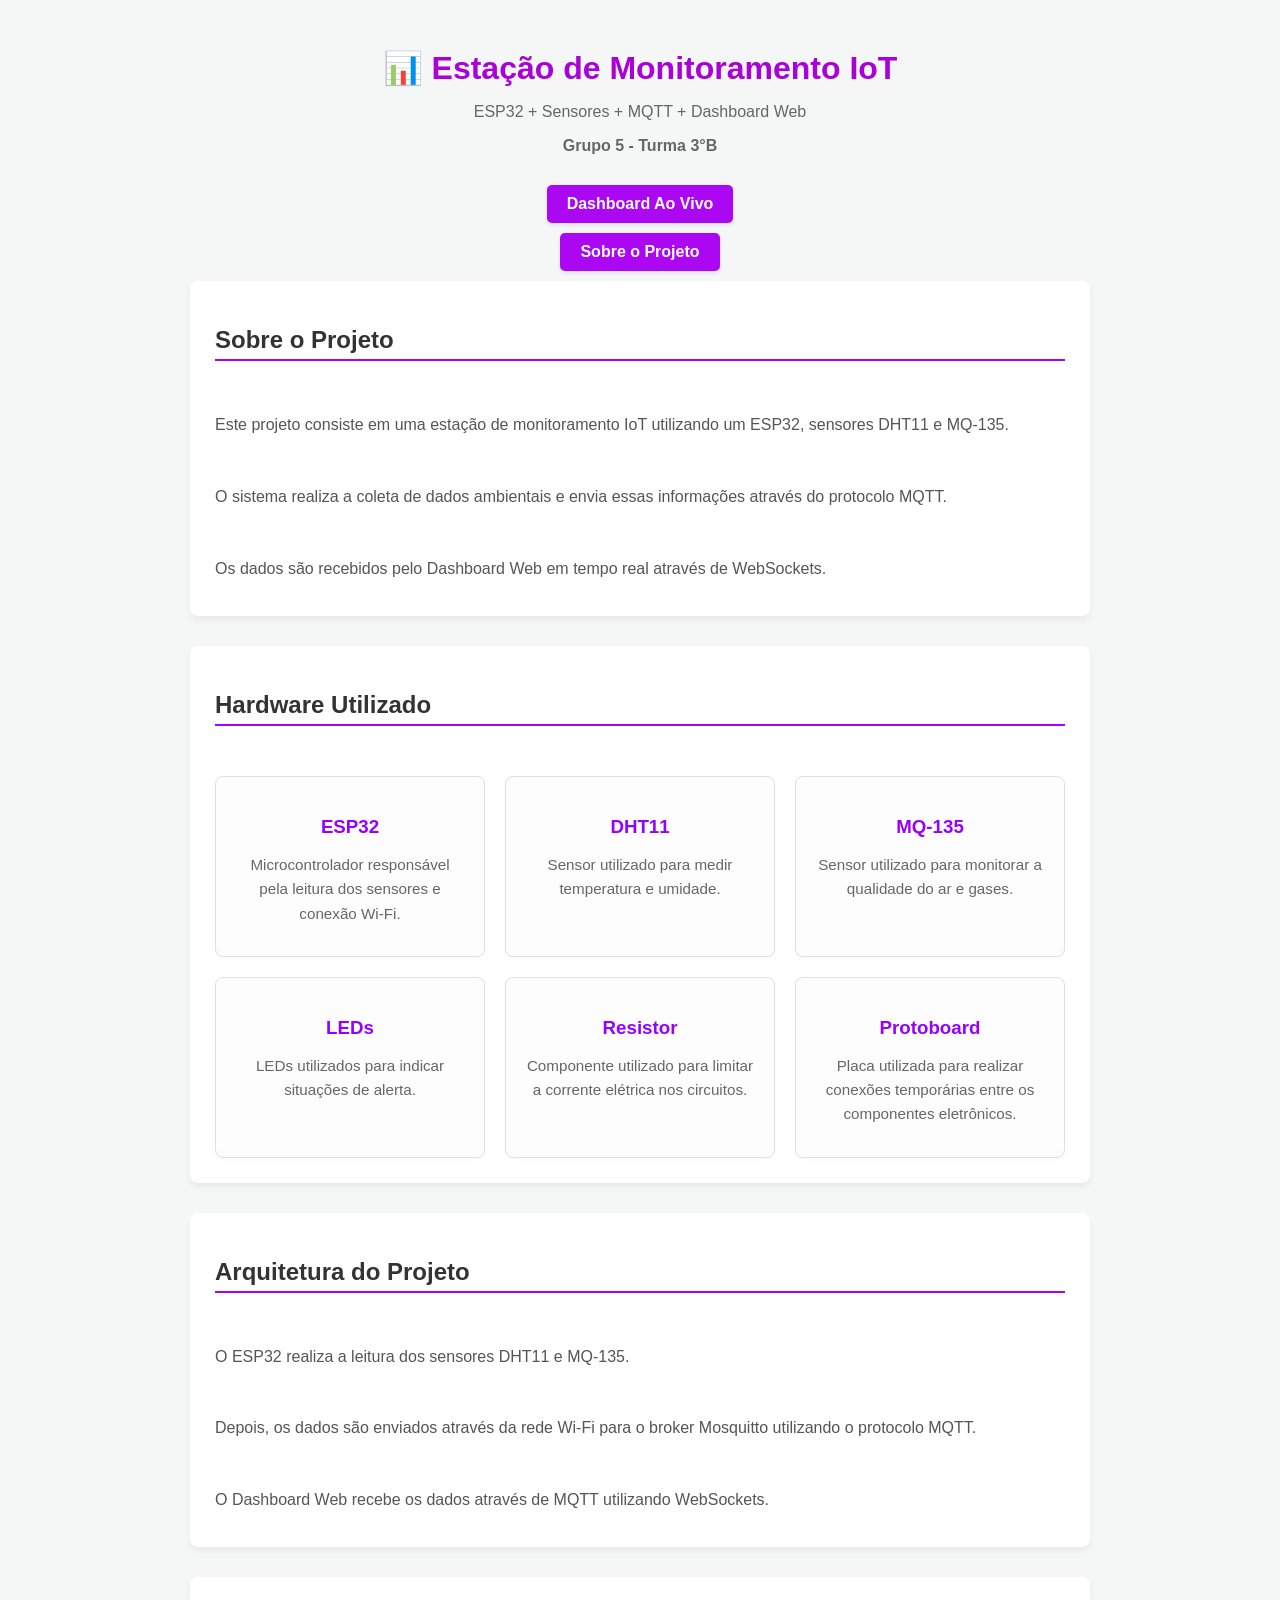
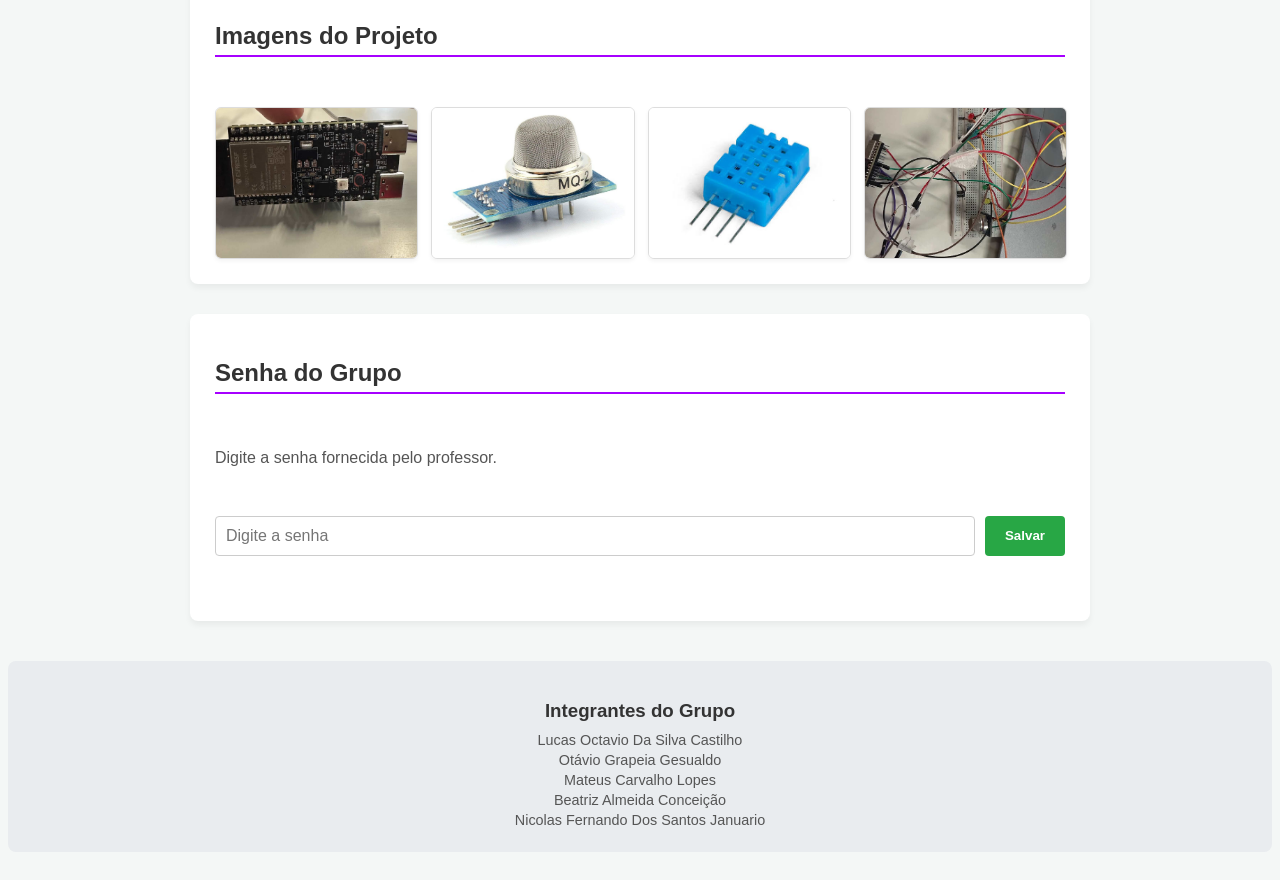
<file: pages/index.html>
<!DOCTYPE html>
<html lang="pt-BR">
    <link rel="stylesheet" href="../css/styes.css">

<head>

    <meta charset="UTF-8">

    <meta name="viewport"
        content="width=device-width, initial-scale=1.0">

    <title>Projeto IoT - Home</title>

    <link
        rel="stylesheet"
        href="../css/styes.css">

</head>

<body>


    <header>

        <h1>
            📊 Estação de Monitoramento IoT
        </h1>

        <p>
            ESP32 + Sensores + MQTT + Dashboard Web
        </p>

        <p>
            <strong>
                Grupo 5 - Turma 3°B
            </strong>
        </p>

    </header>


    <nav>

        <a
            href="Dashboard.html"
            class="menu-button">

            Dashboard Ao Vivo

        </a>

    </nav>

    <nav>

        <a
            href="sobre.html"
            class="menu-button">

            Sobre o Projeto

        </a>

    </nav>


    <main>

        <article>

            <h2>
                Sobre o Projeto
            </h2>

            <p>
                Este projeto consiste em uma estação de
                monitoramento IoT utilizando um ESP32,
                sensores DHT11 e MQ-135.
            </p>

            <p>
                O sistema realiza a coleta de dados
                ambientais e envia essas informações
                através do protocolo MQTT.
            </p>

            <p>
                Os dados são recebidos pelo Dashboard Web
                em tempo real através de WebSockets.
            </p>

        </article>


        <article>

            <h2>
                Hardware Utilizado
            </h2>


            <section class="hardware">


                <div class="info-card">

                    <h3>
                        ESP32
                    </h3>

                    <p>
                        Microcontrolador responsável pela
                        leitura dos sensores e conexão
                        Wi-Fi.
                    </p>

                </div>


                <div class="info-card">

                    <h3>
                        DHT11
                    </h3>

                    <p>
                        Sensor utilizado para medir
                        temperatura e umidade.
                    </p>

                </div>


                <div class="info-card">

                    <h3>
                        MQ-135
                    </h3>

                    <p>
                        Sensor utilizado para monitorar
                        a qualidade do ar e gases.
                    </p>

                </div>


                <div class="info-card">

                    <h3>
                        LEDs
                    </h3>

                    <p>
                        LEDs utilizados para indicar
                        situações de alerta.
                    </p>

                </div>

                <div>

                    <h3>
                        Resistor
                    </h3>

                    <p>
                        Componente utilizado para limitar
                        a corrente elétrica nos circuitos.
                    </p>

                </div>

                <div>

                    <h3>
                        Protoboard
                    </h3>

                    <p>
                        Placa utilizada para realizar
                        conexões temporárias entre os
                        componentes eletrônicos.
                    </p>

                </div>


            </section>

        </article>


        <article>

            <h2>
                Arquitetura do Projeto
            </h2>

            <p>
                O ESP32 realiza a leitura dos sensores
                DHT11 e MQ-135.
            </p>

            <p>
                Depois, os dados são enviados através
                da rede Wi-Fi para o broker Mosquitto
                utilizando o protocolo MQTT.
            </p>

            <p>
                O Dashboard Web recebe os dados através
                de MQTT utilizando WebSockets.
            </p>

        </article>


        <article>

            <h2>
                Imagens do Projeto
            </h2>


            <section class="imagens">


                <img
                    src="../assets/img/eps.webp"
                    alt="ESP32 do projeto">


                <img
                    src="../assets/img/modulo-sensor-de-gas-inflamavel-mq-2.jpg"
                    alt="Sensores do projeto">

                    <img
                    src="../assets/img/images (1).jpg"
                    alt="Sensores do projeto">


                <img
                    src="../assets/img/montagem.webp"
                    alt="Montagem do projeto">


            </section>

        </article>


        <article>

            <h2>
                Senha do Grupo
            </h2>

            <p>
                Digite a senha fornecida pelo professor.
            </p>


            <div class="senha">

                <input
                    type="password"
                    id="senha"
                    placeholder="Digite a senha">


                <button
                    onclick="salvarSenha()">

                    Salvar

                </button>

            </div>


            <p id="mensagem"></p>

        </article>


    </main>


    <footer>

        <h3>
            Integrantes do Grupo
        </h3>

        <p>
            Lucas Octavio Da Silva Castilho
        </p>

        <p>
            Otávio Grapeia Gesualdo
        </p>

        <p>
            Mateus Carvalho Lopes
        </p>

        <p>
            Beatriz Almeida Conceição
        </p>

        <p>
            Nicolas Fernando Dos Santos Januario
        </p>

    </footer>

    <script>
        function salvarSenha() {
            const senha = document.getElementById("senha").value.trim();
            const mensagem = document.getElementById("mensagem");

            if (!senha) {
                mensagem.textContent = "Digite uma senha antes de salvar.";
                return;
            }

            localStorage.setItem("senhaGrupo", senha);
            mensagem.textContent = "Senha salva com sucesso.";
        }
    </script>
    <script src="../js/script.js"></script>

</body>

</html>
</file>
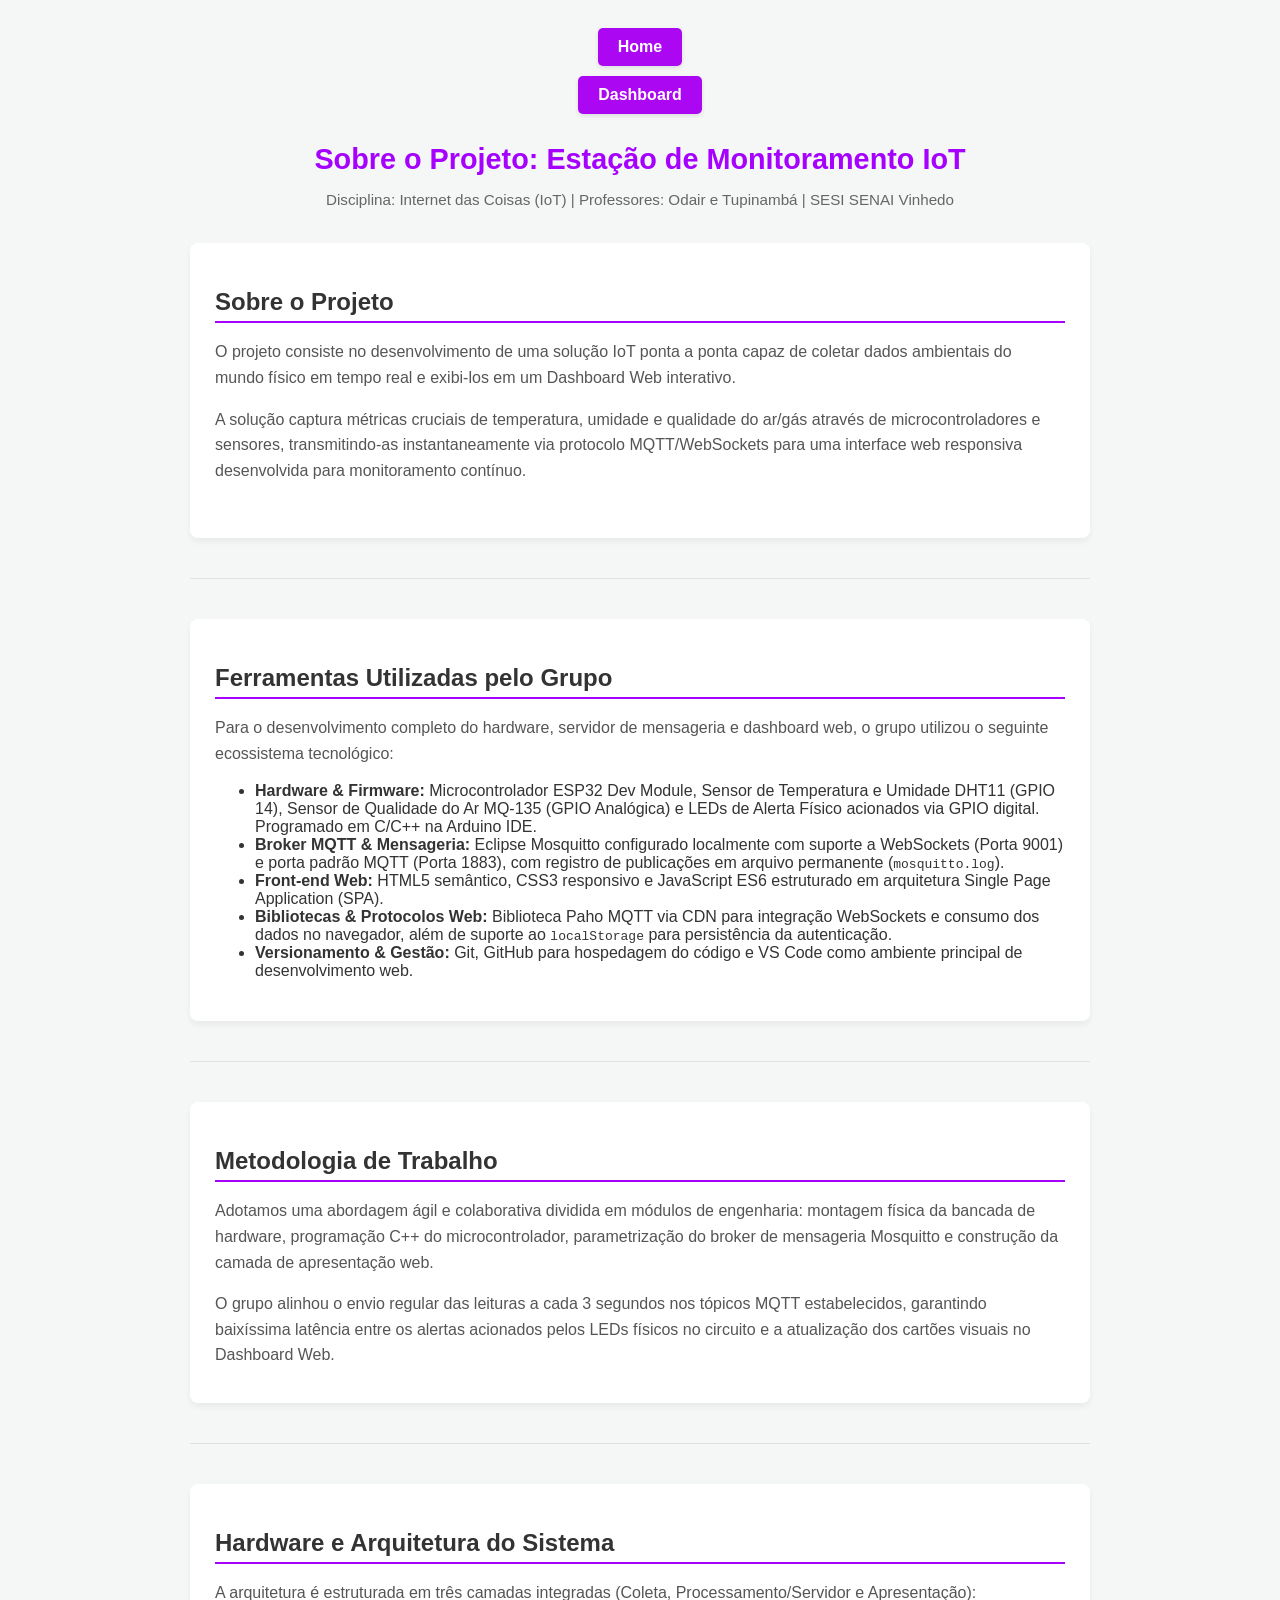
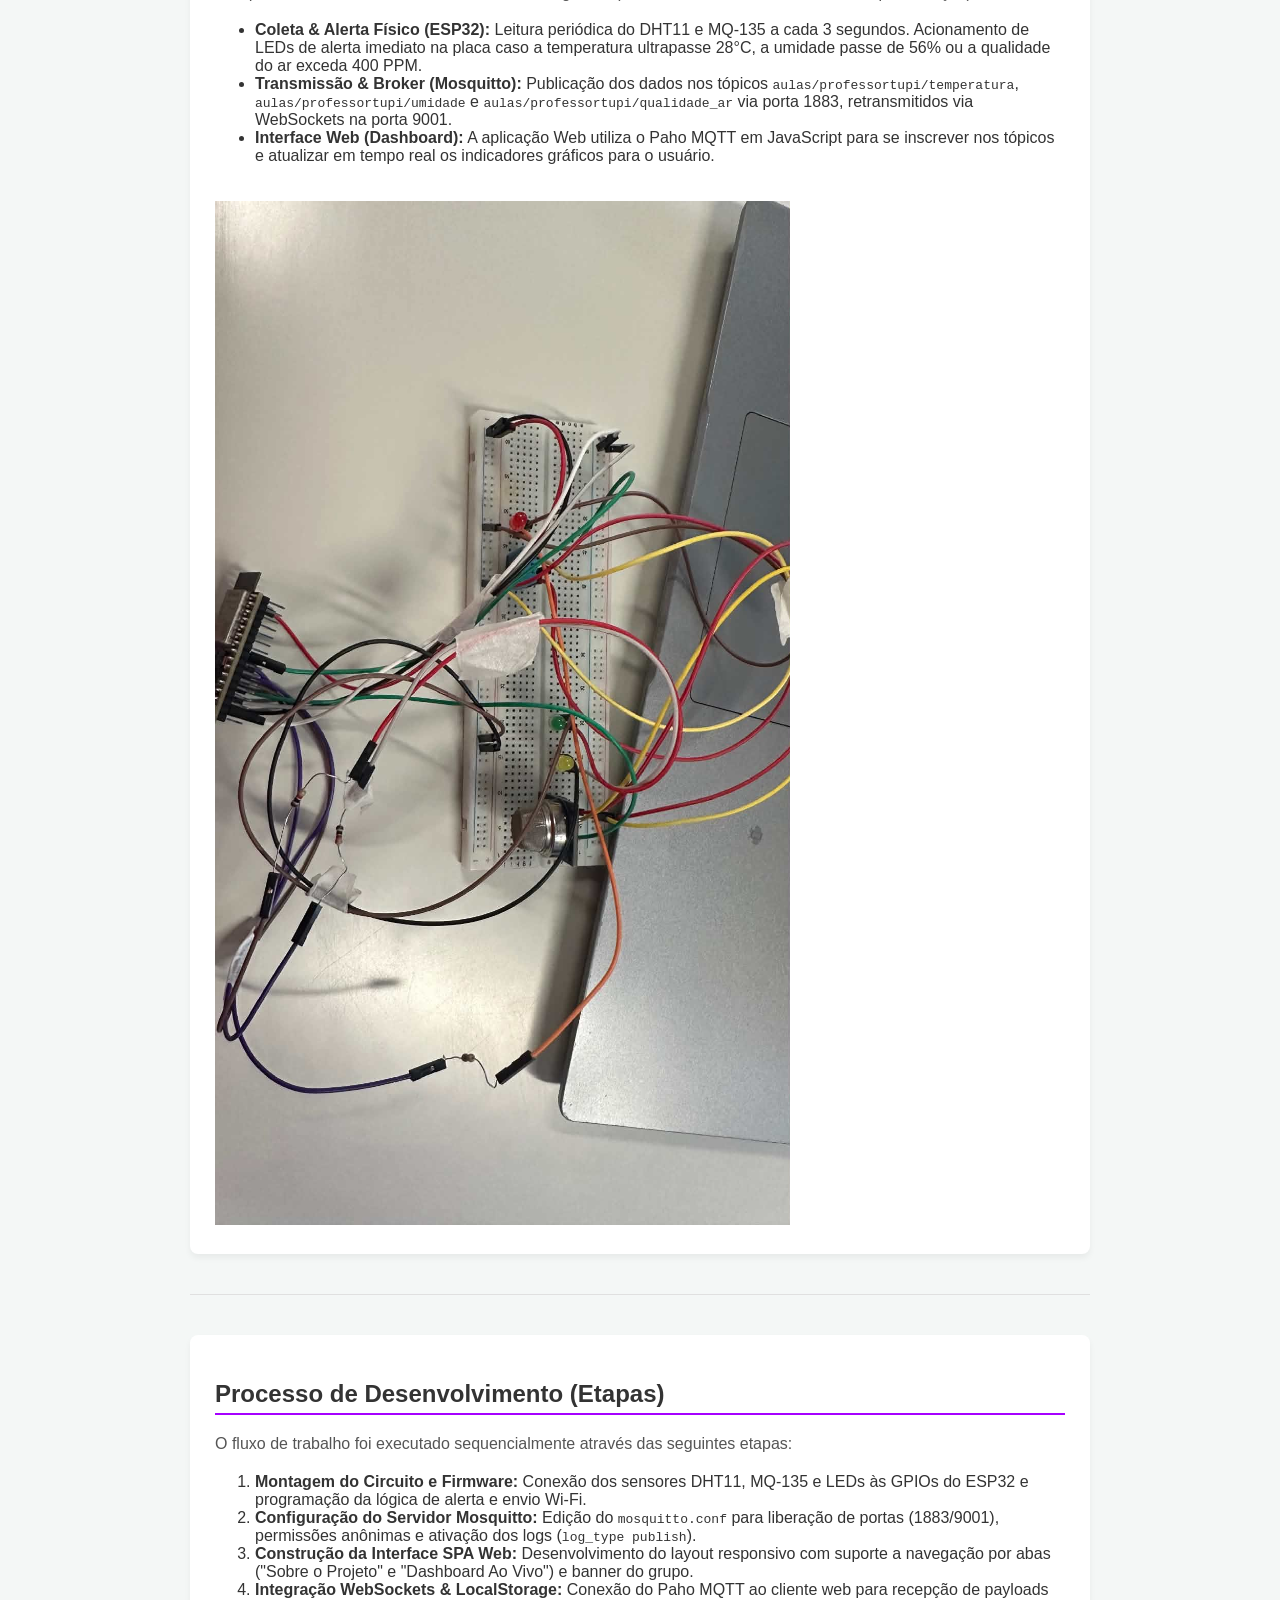
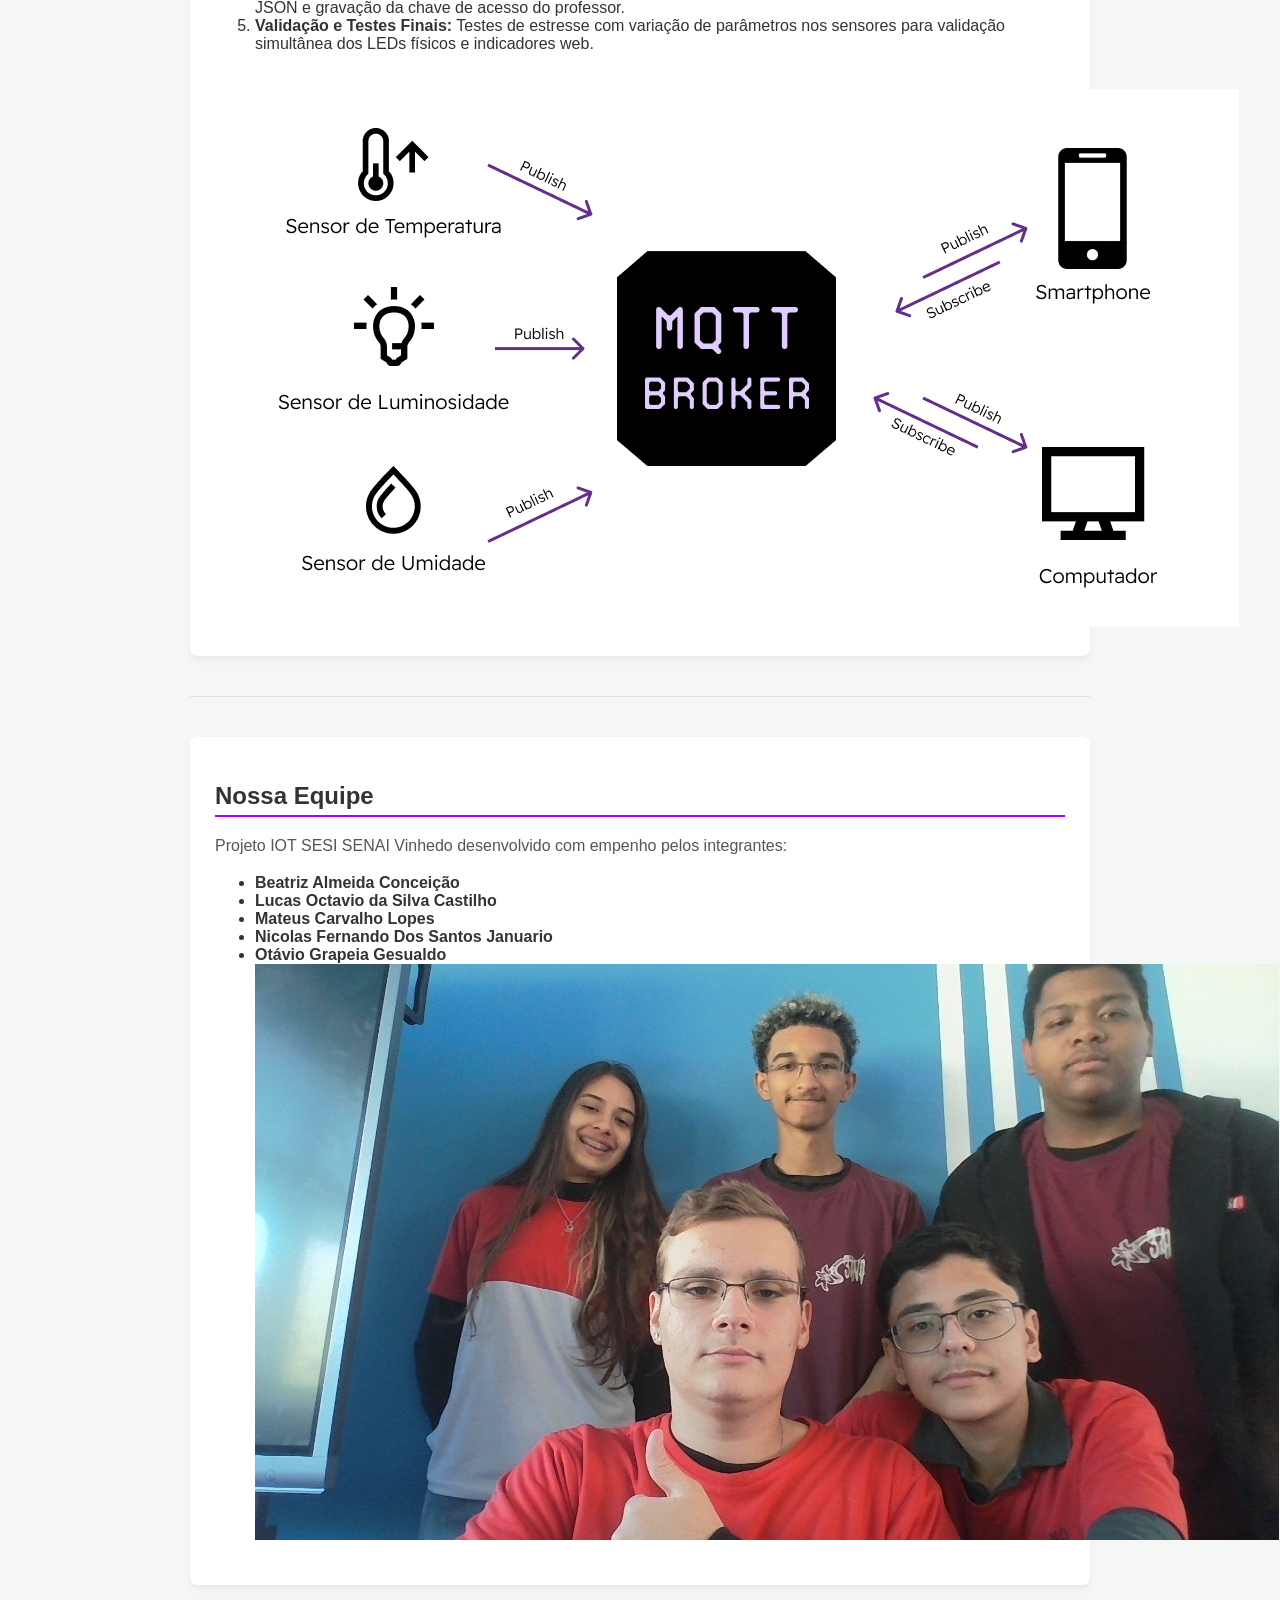
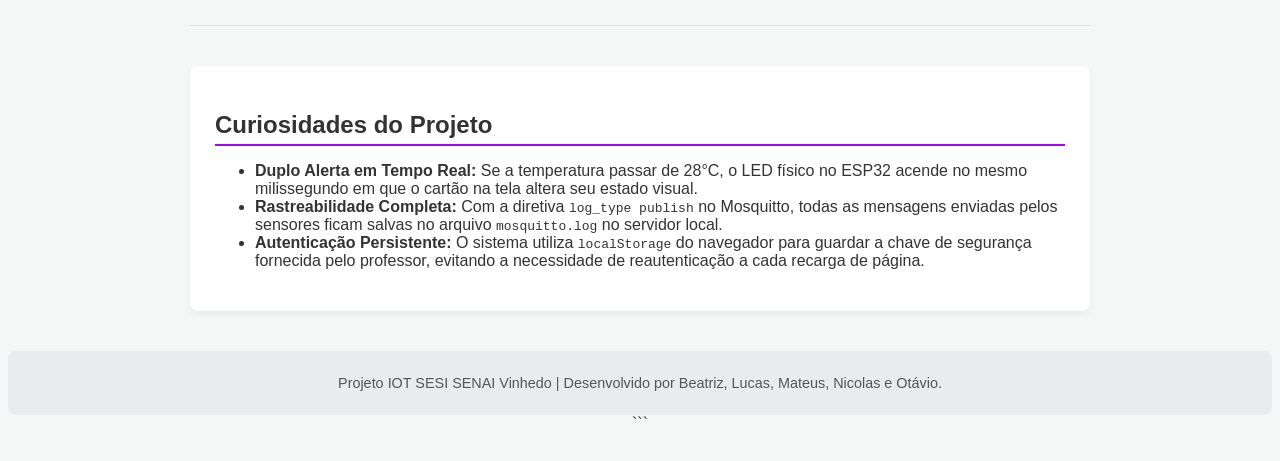
<file: pages/sobre.html>
<!DOCTYPE html>
<html lang="pt-BR">
<head>
    <meta charset="UTF-8">
    <meta name="viewport" content="width=device-width, initial-scale=1.0">
    <title>Sobre o Projeto | Estação de Monitoramento IoT</title>
    <link rel="stylesheet" href="../css/styes.css">
</head>
<body>
  
    <nav>

        <a
            href="index.html"
            class="menu-button">

            Home

        </a>

    </nav>

    <nav>

        <a
            href="Dashboard.html"
            class="menu-button">

            Dashboard

        </a>

    </nav>

    <header class="header-sobre">
        <h1>Sobre o Projeto: Estação de Monitoramento IoT</h1>
        <p>Disciplina: Internet das Coisas (IoT) | Professores: Odair e Tupinambá | SESI SENAI Vinhedo</p>
    </header>

    <main>

        <article id="sobre-o-projeto">
            <section class="texto">
                <h2>Sobre o Projeto</h2>
                <p>
                    O projeto consiste no desenvolvimento de uma solução IoT ponta a ponta capaz de coletar dados 
                    ambientais do mundo físico em tempo real e exibi-los em um Dashboard Web interativo.
                </p>
                <p>
                    A solução captura métricas cruciais de temperatura, umidade e qualidade do ar/gás através de microcontroladores 
                    e sensores, transmitindo-as instantaneamente via protocolo MQTT/WebSockets para uma interface web 
                    responsiva desenvolvida para monitoramento contínuo.
                </p>
            </section>
            <section class="midia">
            </section>
        </article>

        <hr>

        <article id="ferramentas">
            <section class="texto">
                <h2>Ferramentas Utilizadas pelo Grupo</h2>
                <p>Para o desenvolvimento completo do hardware, servidor de mensageria e dashboard web, o grupo utilizou o seguinte ecossistema tecnológico:</p>
                <ul>
                    <li><strong>Hardware & Firmware:</strong> Microcontrolador ESP32 Dev Module, Sensor de Temperatura e Umidade DHT11 (GPIO 14), Sensor de Qualidade do Ar MQ-135 (GPIO Analógica) e LEDs de Alerta Físico acionados via GPIO digital. Programado em C/C++ na Arduino IDE.</li>
                    <li><strong>Broker MQTT & Mensageria:</strong> Eclipse Mosquitto configurado localmente com suporte a WebSockets (Porta 9001) e porta padrão MQTT (Porta 1883), com registro de publicações em arquivo permanente (<code>mosquitto.log</code>).</li>
                    <li><strong>Front-end Web:</strong> HTML5 semântico, CSS3 responsivo e JavaScript ES6 estruturado em arquitetura Single Page Application (SPA).</li>
                    <li><strong>Bibliotecas & Protocolos Web:</strong> Biblioteca Paho MQTT via CDN para integração WebSockets e consumo dos dados no navegador, além de suporte ao <code>localStorage</code> para persistência da autenticação.</li>
                    <li><strong>Versionamento & Gestão:</strong> Git, GitHub para hospedagem do código e VS Code como ambiente principal de desenvolvimento web.</li>
                </ul>
            </section>
        </article>

        <hr>

        <article id="metodologia">
            <section class="texto">
                <h2>Metodologia de Trabalho</h2>
                <p>
                    Adotamos uma abordagem ágil e colaborativa dividida em módulos de engenharia: montagem física da bancada de hardware, 
                    programação C++ do microcontrolador, parametrização do broker de mensageria Mosquitto e construção da camada de apresentação web.
                </p>
                <p>
                    O grupo alinhou o envio regular das leituras a cada 3 segundos nos tópicos MQTT estabelecidos, garantindo baixíssima latência 
                    entre os alertas acionados pelos LEDs físicos no circuito e a atualização dos cartões visuais no Dashboard Web.
                </p>
            </section>
        </article>

        <hr>

        <article id="hardware-arquitetura">
            <section class="texto">
                <h2>Hardware e Arquitetura do Sistema</h2>
                <p>
                    A arquitetura é estruturada em três camadas integradas (Coleta, Processamento/Servidor e Apresentação):
                </p>
                <ul>
                    <li><strong>Coleta & Alerta Físico (ESP32):</strong> Leitura periódica do DHT11 e MQ-135 a cada 3 segundos. Acionamento de LEDs de alerta imediato na placa caso a temperatura ultrapasse 28°C, a umidade passe de 56% ou a qualidade do ar exceda 400 PPM.</li>
                    <li><strong>Transmissão & Broker (Mosquitto):</strong> Publicação dos dados nos tópicos <code>aulas/professortupi/temperatura</code>, <code>aulas/professortupi/umidade</code> e <code>aulas/professortupi/qualidade_ar</code> via porta 1883, retransmitidos via WebSockets na porta 9001.</li>
                    <li><strong>Interface Web (Dashboard):</strong> A aplicação Web utiliza o Paho MQTT em JavaScript para se inscrever nos tópicos e atualizar em tempo real os indicadores gráficos para o usuário.</li>
                </ul>
            </section>
            <section class="midia">
                         <img src="../assets/img/montagem.webp" alt="arquitetura">
            </section>
        </article>

        <hr>

        <article id="processo-etapas">
            <section class="texto">
                <h2>Processo de Desenvolvimento (Etapas)</h2>
                <p>O fluxo de trabalho foi executado sequencialmente através das seguintes etapas:</p>
                <ol>
                    <li><strong>Montagem do Circuito e Firmware:</strong> Conexão dos sensores DHT11, MQ-135 e LEDs às GPIOs do ESP32 e programação da lógica de alerta e envio Wi-Fi.</li>
                    <li><strong>Configuração do Servidor Mosquitto:</strong> Edição do <code>mosquitto.conf</code> para liberação de portas (1883/9001), permissões anônimas e ativação dos logs (<code>log_type publish</code>).</li>
                    <li><strong>Construção da Interface SPA Web:</strong> Desenvolvimento do layout responsivo com suporte a navegação por abas ("Sobre o Projeto" e "Dashboard Ao Vivo") e banner do grupo.</li>
                    <li><strong>Integração WebSockets & LocalStorage:</strong> Conexão do Paho MQTT ao cliente web para recepção de payloads JSON e gravação da chave de acesso do professor.</li>
                    <li><strong>Validação e Testes Finais:</strong> Testes de estresse com variação de parâmetros nos sensores para validação simultânea dos LEDs físicos e indicadores web.</li>
                </ol>
            </section>
            <section class="midia">
                                <img src="../assets//img/Mqtt.png" alt="Sobre o Projeto">
        </article>

        <hr>

        <article id="equipe">
            <section class="texto">
                <h2>Nossa Equipe</h2>
                <p>
                    Projeto IOT SESI SENAI Vinhedo desenvolvido com empenho pelos integrantes:
                </p>
                <ul>
                    <li><strong>Beatriz Almeida Conceição</strong></li>
                    <li><strong>Lucas Octavio da Silva Castilho</strong></li>
                    <li><strong>Mateus Carvalho Lopes</strong></li>
                    <li><strong>Nicolas Fernando Dos Santos Januario</strong></li>
                    <li><strong>Otávio Grapeia Gesualdo</strong></li>
                     <section class="midia">
               <img src="../assets/img/Grupo.webp" alt="Equipe">
            </section>
        </article>

        <hr>

        <article id="curiosidades">
            <section class="texto">
                <h2>Curiosidades do Projeto</h2>
                <ul>
                    <li><strong>Duplo Alerta em Tempo Real:</strong> Se a temperatura passar de 28°C, o LED físico no ESP32 acende no mesmo milissegundo em que o cartão na tela altera seu estado visual.</li>
                    <li><strong>Rastreabilidade Completa:</strong> Com a diretiva <code>log_type publish</code> no Mosquitto, todas as mensagens enviadas pelos sensores ficam salvas no arquivo <code>mosquitto.log</code> no servidor local.</li>
                    <li><strong>Autenticação Persistente:</strong> O sistema utiliza <code>localStorage</code> do navegador para guardar a chave de segurança fornecida pelo professor, evitando a necessidade de reautenticação a cada recarga de página.</li>
                </ul>
            </section>
        </article>

    </main>

    <footer>
        <p>Projeto IOT SESI SENAI Vinhedo | Desenvolvido por Beatriz, Lucas, Mateus, Nicolas e Otávio.</p>
    </footer>

</body>
</html>

```
</file>
<file: css/styes.css>
/* Dashboard.css */
body {
    font-family: Arial, sans-serif;
    background-color: #f4f7f6;
    display: flex;
    flex-direction: column;
    align-items: center;
    padding: 20px;
}

h1 { 
    color: #333; 
}

.status {
    font-weight: bold;
    margin-bottom: 20px;
    padding: 8px 16px;
    border-radius: 4px;
}

.connected { 
    background-color: #d4edda; 
    color: #07c734; 
}

.disconnected { 
    background-color: #f8d7da; 
    color: #d4051a; 
}

.cards-container {
    display: flex;
    gap: 20px;
    flex-wrap: wrap;
    justify-content: center;
}

.card {
    background: rgb(182, 180, 180);
    border-radius: 8px;
    box-shadow: 0 4px 6px rgba(0,0,0,0.1);
    padding: 20px;
    width: 200px;
    text-align: center;
}

.card h3 { 
    margin-top: 0; 
    color: #666; 
}

.card .value {
    font-size: 2.2em;
    font-weight: bold;
    color: #007bff;
}

.card .unit { 
    font-size: 0.5em; 
    color: #888; 
}


/* index.css */
{
    margin: 0;
    padding: 0;
    box-sizing: border-box;
}

body {
    font-family: Arial, sans-serif;
    background-color: #f4f7f6;
    display: flex;
    flex-direction: column;
    align-items: center;
    padding: 20px;
    color: #333;
}

header {
    text-align: center;
    margin-bottom: 25px;
}

header h1 {
    color: #a901d7;
    margin-bottom: 10px;
}

header p {
    color: #666;
    margin-bottom: 5px;
}

nav {
    margin-bottom: 10px;
}

.menu-button {
    display: inline-block;
    background-color: #ac07f3;
    color: white;
    padding: 10px 20px;
    border-radius: 5px;
    text-decoration: none;
    font-weight: bold;
    transition: background-color 0.3s ease;
    box-shadow: 0 2px 4px rgba(0,0,0,0.1);
}

.menu-button:hover {
    background-color: #a701fa;
}

main {
    width: 100%;
    max-width: 900px;
    display: flex;
    flex-direction: column;
    gap: 30px;
}

article {
    background: #ffffff;
    padding: 25px;
    border-radius: 8px;
    box-shadow: 0 4px 6px rgba(0,0,0,0.05);
}

article h2 {
    margin-bottom: 15px;
    color: #333;
    border-bottom: 2px solid #a600ff;
    padding-bottom: 5px;
}

article p {
    line-height: 1.6;
    color: #555;
    margin-bottom: 10px;
}

.hardware {
    display: grid;
    grid-template-columns: repeat(auto-fit, minmax(250px, 1fr));
    gap: 20px;
    margin-top: 15px;
}

.hardware .info-card, 
.hardware > div {
    background: #fdfdfd;
    border: 1px solid #e0e0e0;
    border-radius: 8px;
    padding: 20px;
    text-align: center;
    box-shadow: 0 2px 4px rgba(0,0,0,0.02);
    transition: transform 0.2s ease, box-shadow 0.2s ease;
}

.hardware .info-card:hover, 
.hardware > div:hover {
    transform: translateY(-3px);
    box-shadow: 0 6px 12px rgba(0,0,0,0.08);
}

.hardware h3 {
    color: #9500ff;
    margin-bottom: 10px;
}

.hardware p {
    font-size: 0.95em;
    color: #666;
}

.imagens {
    display: grid;
    grid-template-columns: repeat(auto-fit, minmax(180px, 1fr));
    gap: 15px;
    margin-top: 15px;
}

.imagens img {
    width: 100%;
    height: 150px;
    object-fit: cover;
    border-radius: 6px;
    border: 1px solid #ddd;
    box-shadow: 0 2px 4px rgba(0,0,0,0.05);
    transition: transform 0.2s ease;
}

.imagens img:hover {
    transform: scale(1.03);
}

.senha {
    display: flex;
    gap: 10px;
    margin-top: 15px;
    flex-wrap: wrap;
}

.senha input {
    flex: 1;
    padding: 10px;
    border: 1px solid #ccc;
    border-radius: 4px;
    font-size: 1em;
}

.senha button {
    background-color: #28a745;
    color: white;
    border: none;
    padding: 10px 20px;
    border-radius: 4px;
    cursor: pointer;
    font-weight: bold;
    transition: background-color 0.3s ease;
}

.senha button:hover {
    background-color: #218838;
}

#mensagem {
    margin-top: 10px;
    font-weight: bold;
    color: #28a745;
}

footer {
    margin-top: 40px;
    text-align: center;
    background-color: #e9ecef;
    width: 100%;
    padding: 20px;
    border-radius: 8px;
    color: #555;
}

footer h3 {
    margin-bottom: 10px;
    color: #333;
}

footer p {
    margin: 4px 0;
    font-size: 0.9em;
}


/* sobre.css */
.header-sobre {
    text-align: center;
    margin-bottom: 30px;
}

.header-sobre h1 {
    color: #a600ff;
    margin-bottom: 10px;
    font-size: 1.8em;
}

.header-sobre p {
    color: #666;
    font-size: 0.95em;
}

main hr {
    border: none;
    border-top: 1px solid #e0e0e0;
    margin: 10px 0;
}

article {
    display: flex;
    flex-direction: column;
    gap: 20px;
}
</file>
